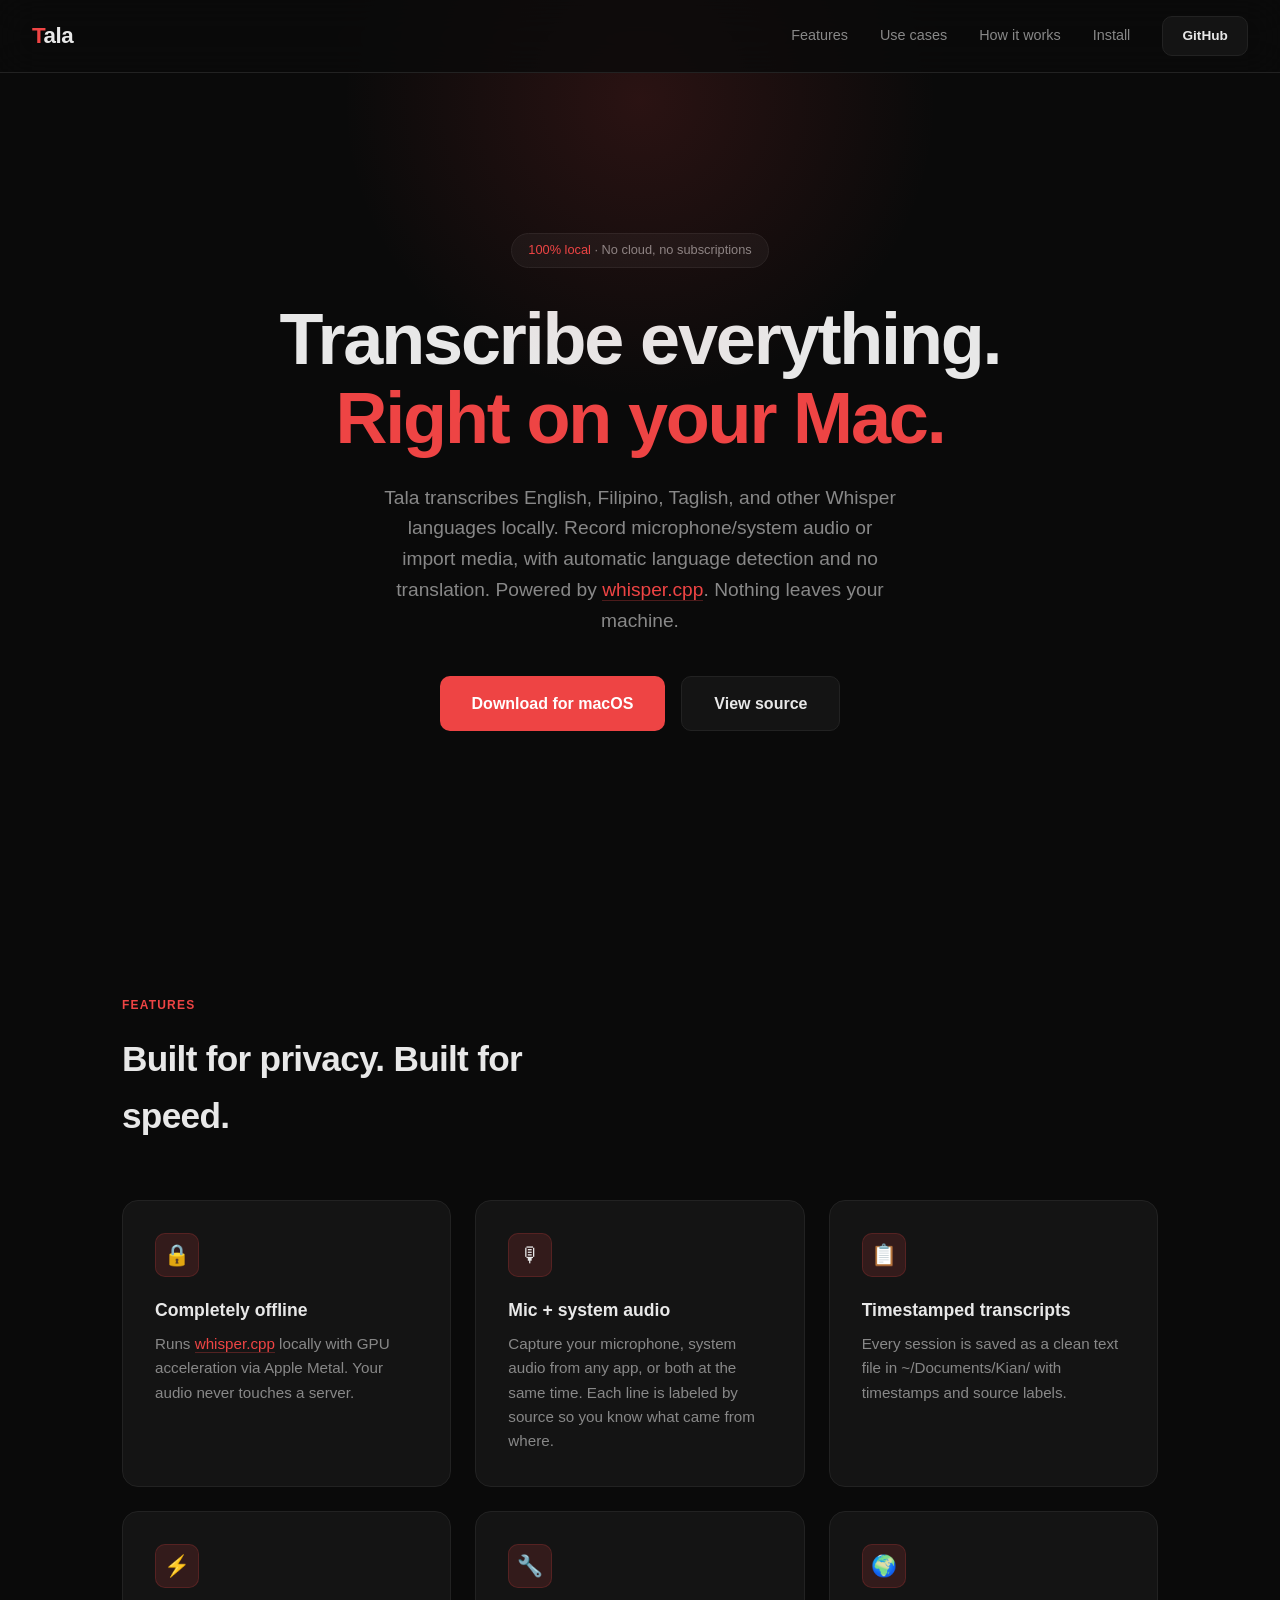
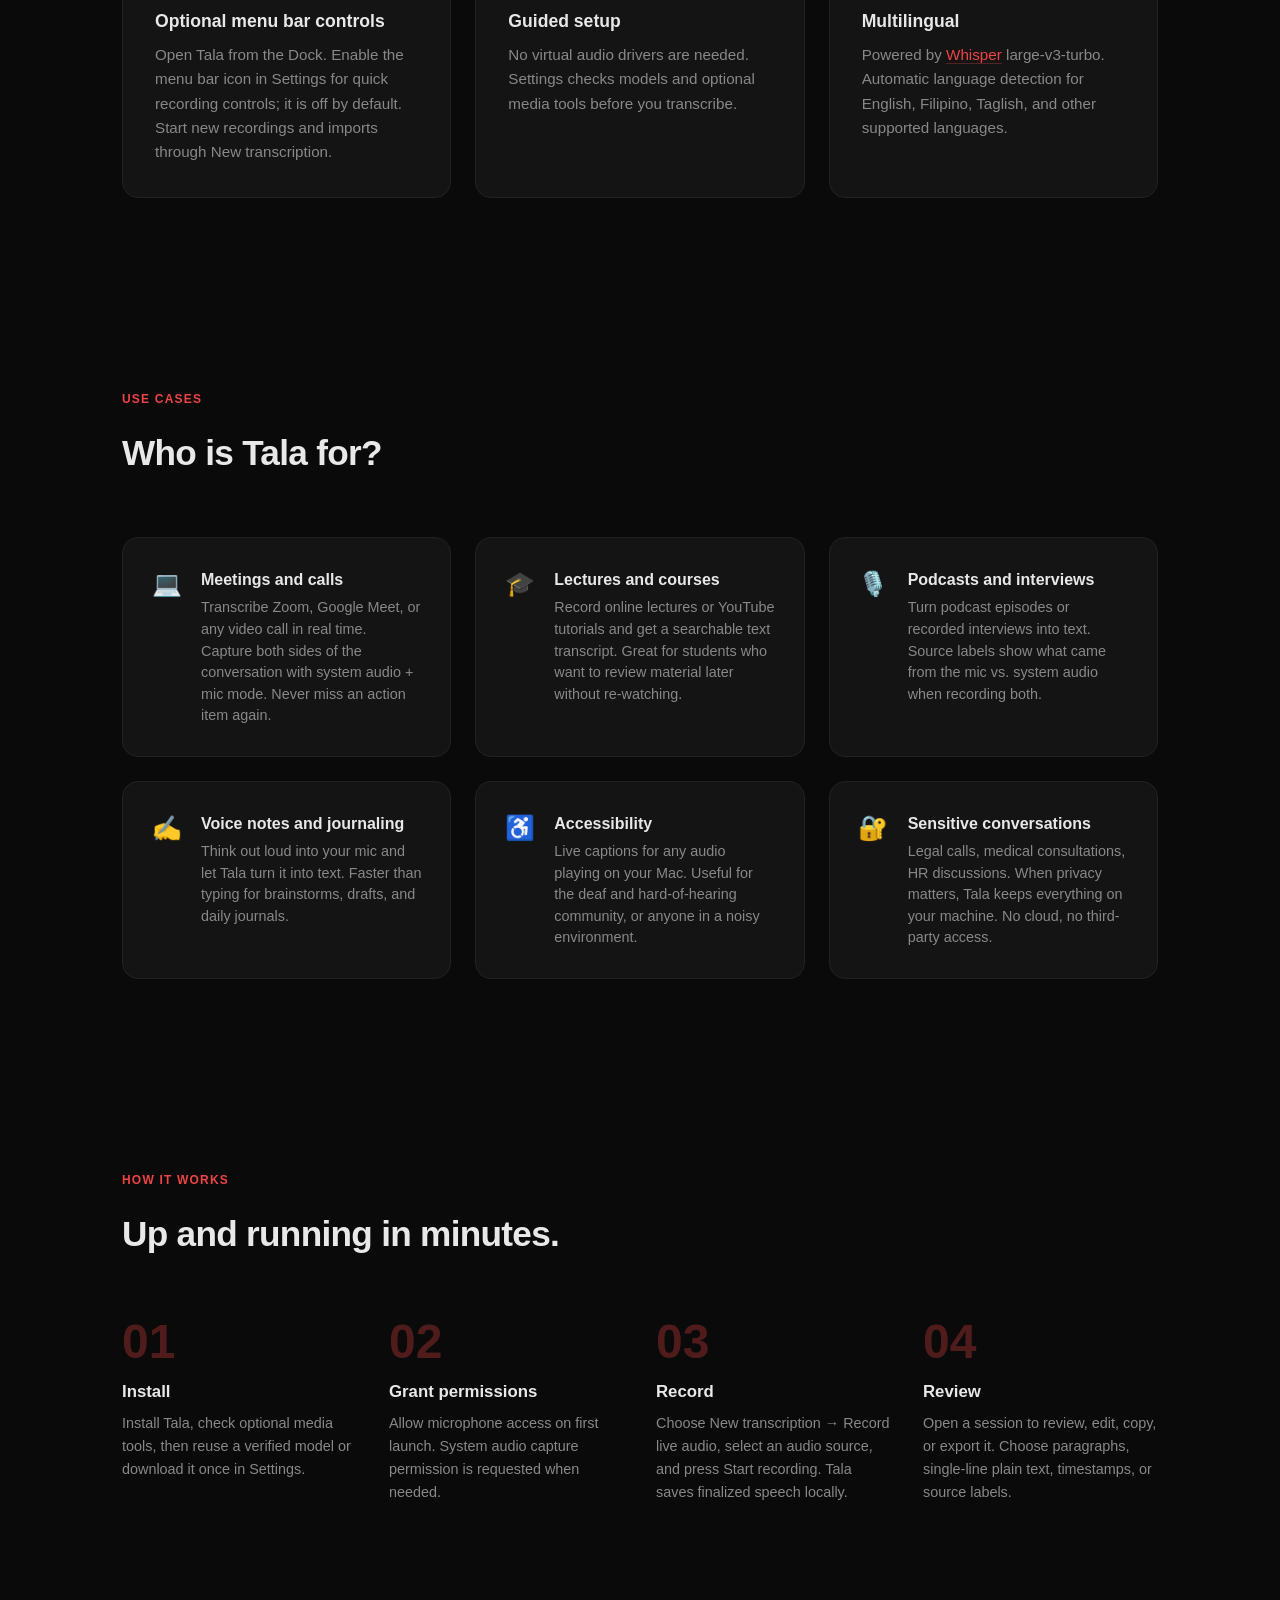
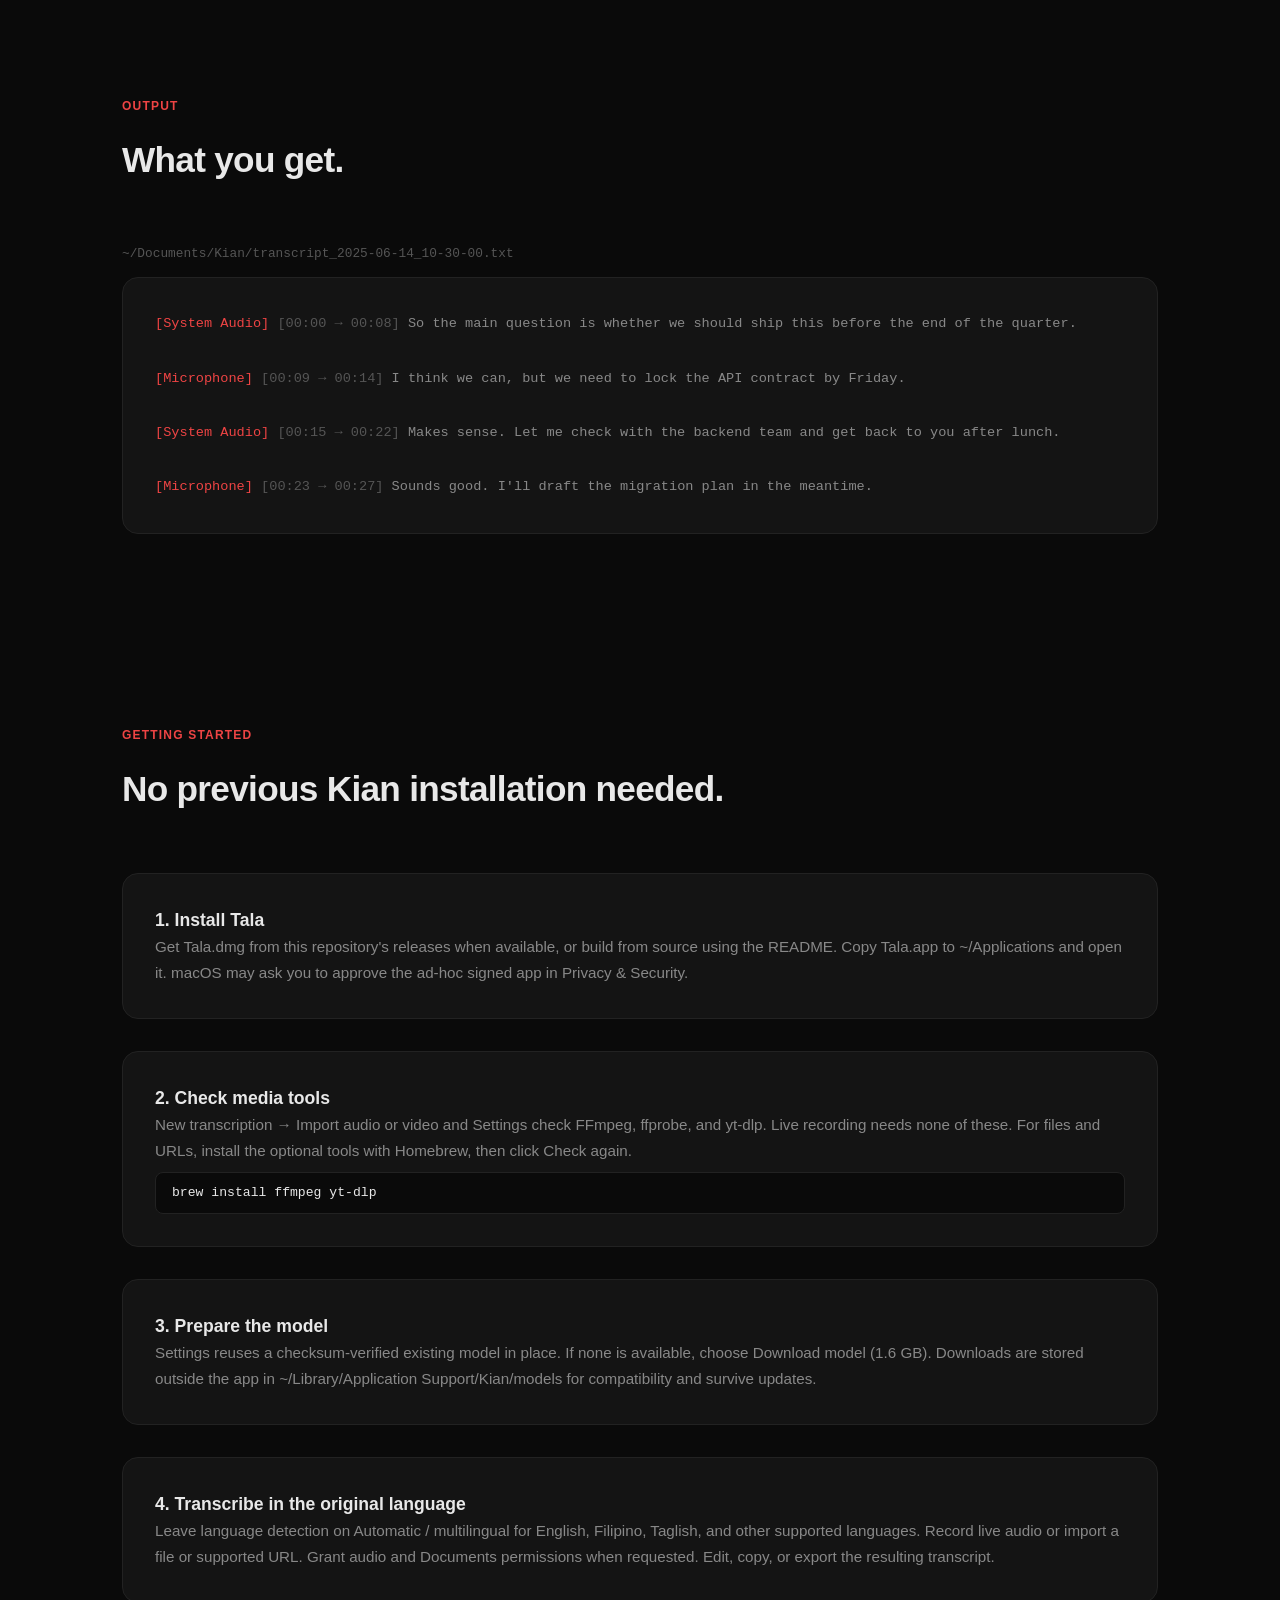
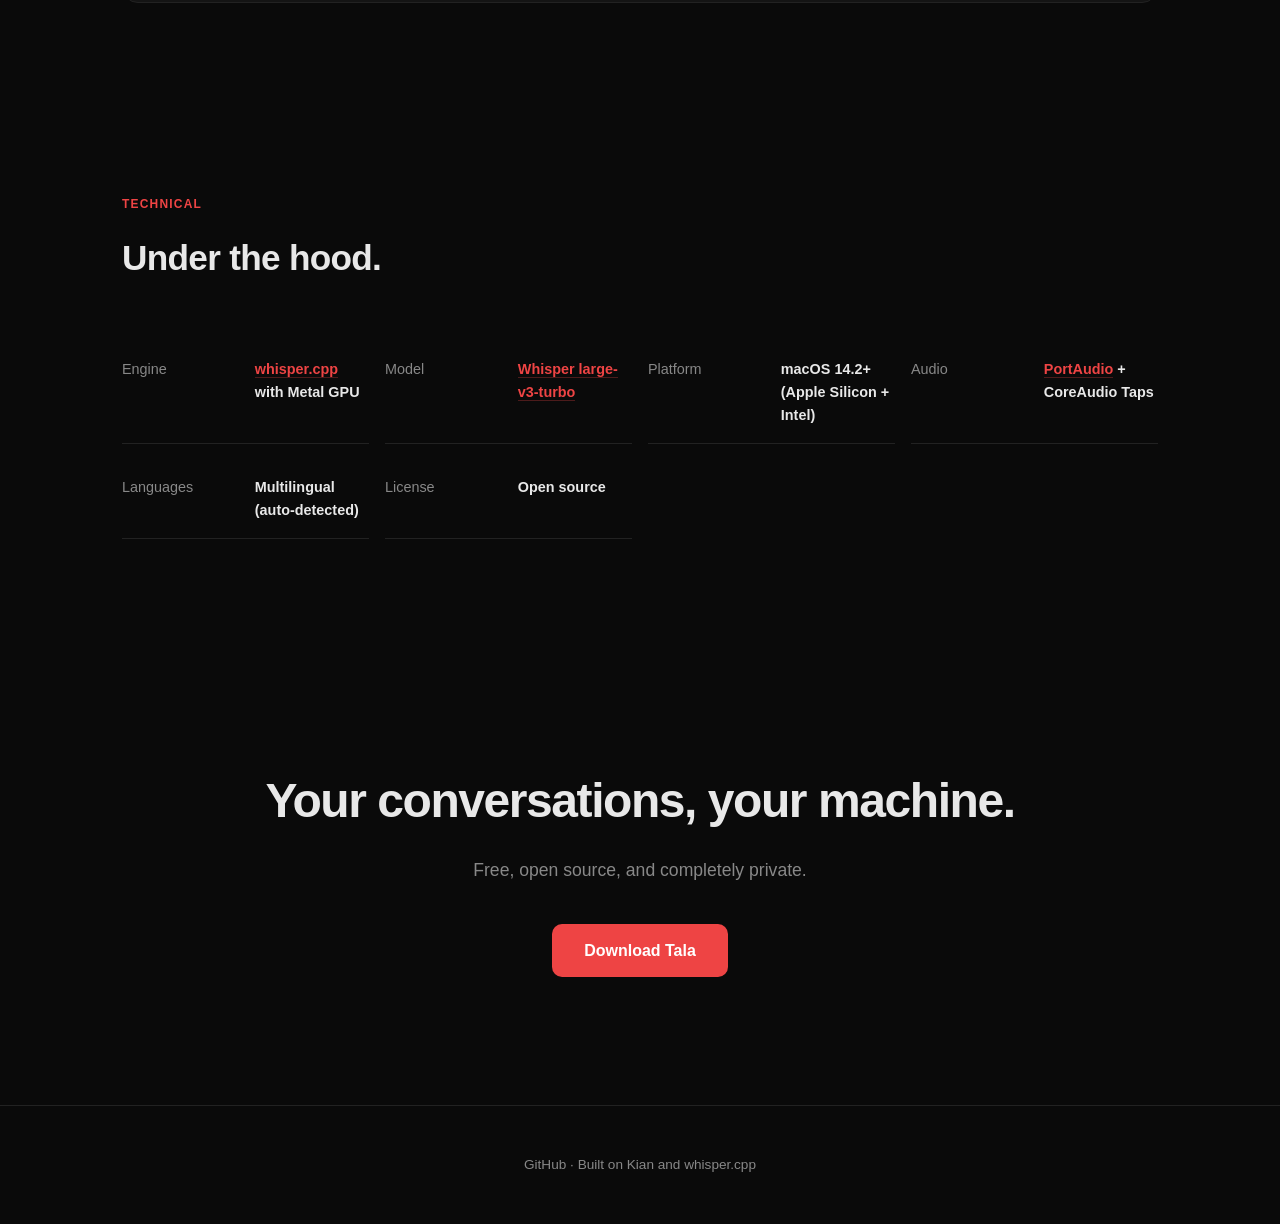
<file: docs/index.html>
<!DOCTYPE html>
<html lang="en">
<head>
  <meta charset="UTF-8">
  <meta name="viewport" content="width=device-width, initial-scale=1.0">
  <title>Tala — Local Audio Transcription for macOS</title>
  <style>
    :root {
      --bg: #0a0a0a;
      --surface: #141414;
      --border: #222;
      --text: #e8e8e8;
      --text-muted: #888;
      --accent: #e44;
      --accent-glow: rgba(228, 68, 68, 0.15);
    }

    * { margin: 0; padding: 0; box-sizing: border-box; }

    body {
      font-family: -apple-system, BlinkMacSystemFont, 'SF Pro Display', 'Segoe UI', sans-serif;
      background: var(--bg);
      color: var(--text);
      line-height: 1.6;
      -webkit-font-smoothing: antialiased;
    }

    /* Nav */
    nav {
      position: fixed;
      top: 0;
      width: 100%;
      padding: 1rem 2rem;
      display: flex;
      justify-content: space-between;
      align-items: center;
      backdrop-filter: blur(20px);
      background: rgba(10, 10, 10, 0.8);
      border-bottom: 1px solid var(--border);
      z-index: 100;
    }
    .logo {
      font-size: 1.4rem;
      font-weight: 700;
      letter-spacing: -0.02em;
    }
    .logo span { color: var(--accent); }
    nav a {
      color: var(--text-muted);
      text-decoration: none;
      font-size: 0.9rem;
      transition: color 0.2s;
    }
    nav a:hover { color: var(--text); }
    .nav-links { display: flex; gap: 2rem; align-items: center; }

    /* Hero */
    .hero {
      min-height: 100vh;
      display: flex;
      flex-direction: column;
      align-items: center;
      justify-content: center;
      text-align: center;
      padding: 8rem 2rem 4rem;
      position: relative;
      overflow: hidden;
    }
    .hero::before {
      content: '';
      position: absolute;
      top: -200px;
      width: 600px;
      height: 600px;
      background: radial-gradient(circle, var(--accent-glow) 0%, transparent 70%);
      border-radius: 50%;
      pointer-events: none;
    }
    .badge {
      display: inline-block;
      padding: 0.4rem 1rem;
      border: 1px solid var(--border);
      border-radius: 100px;
      font-size: 0.8rem;
      color: var(--text-muted);
      margin-bottom: 2rem;
      background: var(--surface);
    }
    .badge span { color: var(--accent); }
    h1 {
      font-size: clamp(2.5rem, 6vw, 4.5rem);
      font-weight: 800;
      letter-spacing: -0.03em;
      line-height: 1.1;
      max-width: 800px;
      margin-bottom: 1.5rem;
    }
    h1 em {
      font-style: normal;
      color: var(--accent);
    }
    .hero p {
      font-size: 1.2rem;
      color: var(--text-muted);
      max-width: 520px;
      margin-bottom: 2.5rem;
    }
    .cta-group { display: flex; gap: 1rem; flex-wrap: wrap; justify-content: center; }
    .btn {
      display: inline-flex;
      align-items: center;
      gap: 0.5rem;
      padding: 0.85rem 2rem;
      border-radius: 10px;
      font-size: 1rem;
      font-weight: 600;
      text-decoration: none;
      transition: all 0.2s;
      cursor: pointer;
      border: none;
    }
    .btn-primary {
      background: var(--accent);
      color: #fff;
    }
    .btn-primary:hover {
      background: #c33;
      transform: translateY(-1px);
      box-shadow: 0 8px 30px rgba(228, 68, 68, 0.3);
    }
    .btn-secondary {
      background: var(--surface);
      color: var(--text);
      border: 1px solid var(--border);
    }
    .btn-secondary:hover {
      border-color: #444;
      transform: translateY(-1px);
    }

    /* Features */
    .features {
      padding: 6rem 2rem;
      max-width: 1100px;
      margin: 0 auto;
    }
    .section-label {
      text-transform: uppercase;
      font-size: 0.75rem;
      font-weight: 600;
      letter-spacing: 0.1em;
      color: var(--accent);
      margin-bottom: 1rem;
    }
    .features h2 {
      font-size: 2.2rem;
      font-weight: 700;
      letter-spacing: -0.02em;
      margin-bottom: 3.5rem;
      max-width: 500px;
    }
    .feature-grid {
      display: grid;
      grid-template-columns: repeat(auto-fit, minmax(300px, 1fr));
      gap: 1.5rem;
    }
    .feature-card {
      background: var(--surface);
      border: 1px solid var(--border);
      border-radius: 16px;
      padding: 2rem;
      transition: border-color 0.2s;
    }
    .feature-card:hover { border-color: #333; }
    .feature-icon {
      width: 44px;
      height: 44px;
      border-radius: 10px;
      background: var(--accent-glow);
      border: 1px solid rgba(228, 68, 68, 0.2);
      display: flex;
      align-items: center;
      justify-content: center;
      font-size: 1.3rem;
      margin-bottom: 1.2rem;
    }
    .feature-card h3 {
      font-size: 1.1rem;
      font-weight: 600;
      margin-bottom: 0.5rem;
    }
    .feature-card p {
      color: var(--text-muted);
      font-size: 0.95rem;
      line-height: 1.6;
    }

    /* Use cases */
    .use-cases {
      padding: 6rem 2rem;
      max-width: 1100px;
      margin: 0 auto;
    }
    .use-cases h2 {
      font-size: 2.2rem;
      font-weight: 700;
      letter-spacing: -0.02em;
      margin-bottom: 3.5rem;
    }
    .use-case-grid {
      display: grid;
      grid-template-columns: repeat(auto-fit, minmax(320px, 1fr));
      gap: 1.5rem;
    }
    .use-case {
      display: flex;
      gap: 1.2rem;
      padding: 1.8rem;
      background: var(--surface);
      border: 1px solid var(--border);
      border-radius: 16px;
      transition: border-color 0.2s;
    }
    .use-case:hover { border-color: #333; }
    .use-case-icon {
      font-size: 1.5rem;
      flex-shrink: 0;
      line-height: 1.4;
    }
    .use-case h3 {
      font-size: 1rem;
      font-weight: 600;
      margin-bottom: 0.3rem;
    }
    .use-case p {
      color: var(--text-muted);
      font-size: 0.9rem;
      line-height: 1.5;
    }

    /* How it works */
    .how-it-works {
      padding: 6rem 2rem;
      max-width: 1100px;
      margin: 0 auto;
    }
    .how-it-works h2 {
      font-size: 2.2rem;
      font-weight: 700;
      letter-spacing: -0.02em;
      margin-bottom: 3.5rem;
    }
    .steps {
      display: grid;
      grid-template-columns: repeat(auto-fit, minmax(220px, 1fr));
      gap: 2rem;
    }
    .step {
      position: relative;
      padding-left: 0;
    }
    .step-number {
      font-size: 3rem;
      font-weight: 800;
      color: var(--accent);
      opacity: 0.3;
      line-height: 1;
      margin-bottom: 0.8rem;
    }
    .step h3 {
      font-size: 1.05rem;
      font-weight: 600;
      margin-bottom: 0.4rem;
    }
    .step p {
      color: var(--text-muted);
      font-size: 0.9rem;
    }

    /* Sample */
    .sample {
      padding: 6rem 2rem;
      max-width: 1100px;
      margin: 0 auto;
    }
    .sample h2 {
      font-size: 2.2rem;
      font-weight: 700;
      letter-spacing: -0.02em;
      margin-bottom: 3.5rem;
    }
    .sample-output {
      background: var(--surface);
      border: 1px solid var(--border);
      border-radius: 16px;
      padding: 2rem;
      font-family: 'SF Mono', 'Menlo', monospace;
      font-size: 0.85rem;
      line-height: 2;
      color: var(--text-muted);
      overflow-x: auto;
    }
    .sample-output .src { color: var(--accent); }
    .sample-output .ts { color: #555; }
    .sample-filename {
      font-family: 'SF Mono', 'Menlo', monospace;
      font-size: 0.8rem;
      color: #555;
      margin-bottom: 0.8rem;
    }

    /* Installation */
    .installation {
      padding: 6rem 2rem;
      max-width: 1100px;
      margin: 0 auto;
    }
    .installation h2 {
      font-size: 2.2rem;
      font-weight: 700;
      letter-spacing: -0.02em;
      margin-bottom: 3.5rem;
    }
    .install-steps {
      display: flex;
      flex-direction: column;
      gap: 2rem;
    }
    .install-step {
      background: var(--surface);
      border: 1px solid var(--border);
      border-radius: 16px;
      padding: 2rem;
      transition: border-color 0.2s;
    }
    .install-step:hover { border-color: #333; }
    .install-step-header {
      display: flex;
      align-items: center;
      gap: 1rem;
      margin-bottom: 1rem;
    }
    .install-step-num {
      width: 32px;
      height: 32px;
      border-radius: 8px;
      background: var(--accent-glow);
      border: 1px solid rgba(228, 68, 68, 0.2);
      display: flex;
      align-items: center;
      justify-content: center;
      font-size: 0.85rem;
      font-weight: 700;
      color: var(--accent);
      flex-shrink: 0;
    }
    .install-step h3 {
      font-size: 1.1rem;
      font-weight: 600;
    }
    .install-step p {
      color: var(--text-muted);
      font-size: 0.95rem;
      line-height: 1.7;
      margin-bottom: 0.5rem;
    }
    .install-step p:last-child { margin-bottom: 0; }
    .install-note {
      margin-top: 1.2rem;
      padding: 1rem 1.2rem;
      background: rgba(228, 68, 68, 0.06);
      border: 1px solid rgba(228, 68, 68, 0.15);
      border-radius: 10px;
      font-size: 0.9rem;
      color: var(--text-muted);
      line-height: 1.6;
    }
    .install-note strong { color: var(--text); }
    .install-options {
      margin-top: 1rem;
      display: flex;
      flex-direction: column;
      gap: 0.8rem;
    }
    .install-option {
      padding: 1rem 1.2rem;
      background: rgba(255,255,255,0.02);
      border: 1px solid var(--border);
      border-radius: 10px;
    }
    .install-option h4 {
      font-size: 0.95rem;
      font-weight: 600;
      margin-bottom: 0.4rem;
    }
    .install-option p {
      font-size: 0.9rem;
      margin-bottom: 0;
    }
    .install-code {
      margin-top: 0.5rem;
      padding: 0.6rem 1rem;
      background: var(--bg);
      border: 1px solid var(--border);
      border-radius: 8px;
      font-family: 'SF Mono', 'Menlo', monospace;
      font-size: 0.82rem;
      color: var(--text);
      overflow-x: auto;
    }

    /* Specs */
    .specs {
      padding: 6rem 2rem;
      max-width: 1100px;
      margin: 0 auto;
    }
    .specs h2 {
      font-size: 2.2rem;
      font-weight: 700;
      letter-spacing: -0.02em;
      margin-bottom: 3.5rem;
    }
    .spec-list {
      display: grid;
      grid-template-columns: repeat(auto-fit, minmax(240px, 1fr));
      gap: 1rem;
    }
    .spec-item {
      display: flex;
      align-items: baseline;
      gap: 0.8rem;
      padding: 1rem 0;
      border-bottom: 1px solid var(--border);
    }
    .spec-item .label {
      color: var(--text-muted);
      font-size: 0.9rem;
      min-width: 120px;
    }
    .spec-item .value {
      font-weight: 600;
      font-size: 0.9rem;
    }

    /* CTA */
    .final-cta {
      padding: 8rem 2rem;
      text-align: center;
    }
    .final-cta h2 {
      font-size: clamp(2rem, 4vw, 3rem);
      font-weight: 800;
      letter-spacing: -0.03em;
      margin-bottom: 1rem;
    }
    .final-cta p {
      color: var(--text-muted);
      font-size: 1.1rem;
      margin-bottom: 2.5rem;
    }

    /* Footer */
    footer {
      padding: 3rem 2rem;
      border-top: 1px solid var(--border);
      text-align: center;
      color: var(--text-muted);
      font-size: 0.85rem;
    }
    footer a {
      color: var(--text-muted);
      text-decoration: none;
    }
    footer a:hover { color: var(--text); }

    .feature-card a, .use-case a, .spec-item a, .hero a.inline-link {
      color: var(--accent);
      text-decoration: none;
      border-bottom: 1px solid rgba(228, 68, 68, 0.3);
      transition: border-color 0.2s;
    }
    .feature-card a:hover, .use-case a:hover, .spec-item a:hover, .hero a.inline-link:hover {
      border-color: var(--accent);
    }

    @media (max-width: 600px) {
      nav { padding: 1rem; }
      .nav-links { gap: 1rem; }
      .features, .how-it-works, .specs { padding: 4rem 1.5rem; }
      .hero { padding: 7rem 1.5rem 3rem; }
    }
  </style>
</head>
<body>

<nav>
  <div class="logo"><span>T</span>ala</div>
  <div class="nav-links">
    <a href="#features">Features</a>
    <a href="#use-cases">Use cases</a>
    <a href="#how-it-works">How it works</a>
    <a href="#installation">Install</a>
    <a href="https://github.com/Ajtn05/Kian-Studio" class="btn btn-secondary" style="padding: 0.5rem 1.2rem; font-size: 0.85rem;">GitHub</a>
  </div>
</nav>

<section class="hero">
  <div class="badge"><span>100% local</span> &middot; No cloud, no subscriptions</div>
  <h1>Transcribe everything.<br><em>Right on your Mac.</em></h1>
  <p>Tala transcribes English, Filipino, Taglish, and other Whisper languages locally. Record microphone/system audio or import media, with automatic language detection and no translation. Powered by <a href="https://github.com/ggerganov/whisper.cpp" class="inline-link">whisper.cpp</a>. Nothing leaves your machine.</p>
  <div class="cta-group">
    <a href="https://github.com/Ajtn05/Kian-Studio/releases" class="btn btn-primary">Download for macOS</a>
    <a href="https://github.com/Ajtn05/Kian-Studio" class="btn btn-secondary">View source</a>
  </div>
</section>

<section class="features" id="features">
  <div class="section-label">Features</div>
  <h2>Built for privacy. Built for speed.</h2>
  <div class="feature-grid">

    <div class="feature-card">
      <div class="feature-icon">🔒</div>
      <h3>Completely offline</h3>
      <p>Runs <a href="https://github.com/ggerganov/whisper.cpp">whisper.cpp</a> locally with GPU acceleration via Apple Metal. Your audio never touches a server.</p>
    </div>

    <div class="feature-card">
      <div class="feature-icon">🎙</div>
      <h3>Mic + system audio</h3>
      <p>Capture your microphone, system audio from any app, or both at the same time. Each line is labeled by source so you know what came from where.</p>
    </div>

    <div class="feature-card">
      <div class="feature-icon">📋</div>
      <h3>Timestamped transcripts</h3>
      <p>Every session is saved as a clean text file in ~/Documents/Kian/ with timestamps and source labels.</p>
    </div>

    <div class="feature-card">
      <div class="feature-icon">⚡</div>
      <h3>Optional menu bar controls</h3>
      <p>Open Tala from the Dock. Enable the menu bar icon in Settings for quick recording controls; it is off by default. Start new recordings and imports through New transcription.</p>
    </div>

    <div class="feature-card">
      <div class="feature-icon">🔧</div>
      <h3>Guided setup</h3>
      <p>No virtual audio drivers are needed. Settings checks models and optional media tools before you transcribe.</p>
    </div>

    <div class="feature-card">
      <div class="feature-icon">🌍</div>
      <h3>Multilingual</h3>
      <p>Powered by <a href="https://github.com/openai/whisper">Whisper</a> large-v3-turbo. Automatic language detection for English, Filipino, Taglish, and other supported languages.</p>
    </div>

  </div>
</section>

<section class="use-cases" id="use-cases">
  <div class="section-label">Use cases</div>
  <h2>Who is Tala for?</h2>
  <div class="use-case-grid">

    <div class="use-case">
      <div class="use-case-icon">💻</div>
      <div>
        <h3>Meetings and calls</h3>
        <p>Transcribe Zoom, Google Meet, or any video call in real time. Capture both sides of the conversation with system audio + mic mode. Never miss an action item again.</p>
      </div>
    </div>

    <div class="use-case">
      <div class="use-case-icon">🎓</div>
      <div>
        <h3>Lectures and courses</h3>
        <p>Record online lectures or YouTube tutorials and get a searchable text transcript. Great for students who want to review material later without re-watching.</p>
      </div>
    </div>

    <div class="use-case">
      <div class="use-case-icon">🎙️</div>
      <div>
        <h3>Podcasts and interviews</h3>
        <p>Turn podcast episodes or recorded interviews into text. Source labels show what came from the mic vs. system audio when recording both.</p>
      </div>
    </div>

    <div class="use-case">
      <div class="use-case-icon">✍️</div>
      <div>
        <h3>Voice notes and journaling</h3>
        <p>Think out loud into your mic and let Tala turn it into text. Faster than typing for brainstorms, drafts, and daily journals.</p>
      </div>
    </div>

    <div class="use-case">
      <div class="use-case-icon">♿</div>
      <div>
        <h3>Accessibility</h3>
        <p>Live captions for any audio playing on your Mac. Useful for the deaf and hard-of-hearing community, or anyone in a noisy environment.</p>
      </div>
    </div>

    <div class="use-case">
      <div class="use-case-icon">🔐</div>
      <div>
        <h3>Sensitive conversations</h3>
        <p>Legal calls, medical consultations, HR discussions. When privacy matters, Tala keeps everything on your machine. No cloud, no third-party access.</p>
      </div>
    </div>

  </div>
</section>

<section class="how-it-works" id="how-it-works">
  <div class="section-label">How it works</div>
  <h2>Up and running in minutes.</h2>
  <div class="steps">
    <div class="step">
      <div class="step-number">01</div>
      <h3>Install</h3>
      <p>Install Tala, check optional media tools, then reuse a verified model or download it once in Settings.</p>
    </div>
    <div class="step">
      <div class="step-number">02</div>
      <h3>Grant permissions</h3>
      <p>Allow microphone access on first launch. System audio capture permission is requested when needed.</p>
    </div>
    <div class="step">
      <div class="step-number">03</div>
      <h3>Record</h3>
      <p>Choose New transcription → Record live audio, select an audio source, and press Start recording. Tala saves finalized speech locally.</p>
    </div>
    <div class="step">
      <div class="step-number">04</div>
      <h3>Review</h3>
      <p>Open a session to review, edit, copy, or export it. Choose paragraphs, single-line plain text, timestamps, or source labels.</p>
    </div>
  </div>
</section>

<section class="sample" id="sample">
  <div class="section-label">Output</div>
  <h2>What you get.</h2>
  <div class="sample-filename">~/Documents/Kian/transcript_2025-06-14_10-30-00.txt</div>
  <div class="sample-output">
    <span class="src">[System Audio]</span> <span class="ts">[00:00 → 00:08]</span> So the main question is whether we should ship this before the end of the quarter.<br><br>
    <span class="src">[Microphone]</span> <span class="ts">[00:09 → 00:14]</span> I think we can, but we need to lock the API contract by Friday.<br><br>
    <span class="src">[System Audio]</span> <span class="ts">[00:15 → 00:22]</span> Makes sense. Let me check with the backend team and get back to you after lunch.<br><br>
    <span class="src">[Microphone]</span> <span class="ts">[00:23 → 00:27]</span> Sounds good. I'll draft the migration plan in the meantime.
  </div>
</section>

<section class="installation" id="installation">
  <div class="section-label">Getting started</div>
  <h2>No previous Kian installation needed.</h2>
  <div class="install-steps">
    <div class="install-step"><h3>1. Install Tala</h3><p>Get Tala.dmg from this repository's releases when available, or build from source using the README. Copy Tala.app to ~/Applications and open it. macOS may ask you to approve the ad-hoc signed app in Privacy &amp; Security.</p></div>
    <div class="install-step"><h3>2. Check media tools</h3><p>New transcription → Import audio or video and Settings check FFmpeg, ffprobe, and yt-dlp. Live recording needs none of these. For files and URLs, install the optional tools with Homebrew, then click Check again.</p><div class="install-code">brew install ffmpeg yt-dlp</div></div>
    <div class="install-step"><h3>3. Prepare the model</h3><p>Settings reuses a checksum-verified existing model in place. If none is available, choose Download model (1.6 GB). Downloads are stored outside the app in ~/Library/Application Support/Kian/models for compatibility and survive updates.</p></div>
    <div class="install-step"><h3>4. Transcribe in the original language</h3><p>Leave language detection on Automatic / multilingual for English, Filipino, Taglish, and other supported languages. Record live audio or import a file or supported URL. Grant audio and Documents permissions when requested. Edit, copy, or export the resulting transcript.</p></div>
  </div>
</section>

<section class="specs">
  <div class="section-label">Technical</div>
  <h2>Under the hood.</h2>
  <div class="spec-list">
    <div class="spec-item">
      <span class="label">Engine</span>
      <span class="value"><a href="https://github.com/ggerganov/whisper.cpp">whisper.cpp</a> with Metal GPU</span>
    </div>
    <div class="spec-item">
      <span class="label">Model</span>
      <span class="value"><a href="https://huggingface.co/Systran/faster-whisper-large-v3">Whisper large-v3-turbo</a></span>
    </div>
    <div class="spec-item">
      <span class="label">Platform</span>
      <span class="value">macOS 14.2+ (Apple Silicon + Intel)</span>
    </div>
    <div class="spec-item">
      <span class="label">Audio</span>
      <span class="value"><a href="http://www.portaudio.com/">PortAudio</a> + CoreAudio Taps</span>
    </div>
    <div class="spec-item">
      <span class="label">Languages</span>
      <span class="value">Multilingual (auto-detected)</span>
    </div>
    <div class="spec-item">
      <span class="label">License</span>
      <span class="value">Open source</span>
    </div>
  </div>
</section>

<section class="final-cta">
  <h2>Your conversations, your machine.</h2>
  <p>Free, open source, and completely private.</p>
  <div class="cta-group">
    <a href="https://github.com/Ajtn05/Kian-Studio/releases" class="btn btn-primary">Download Tala</a>
  </div>
</section>

<footer>
  <p><a href="https://github.com/Ajtn05/Kian-Studio">GitHub</a> · Built on <a href="https://github.com/viktorminko/kian">Kian</a> and whisper.cpp</p>
</footer>

</body>
</html>
</file>
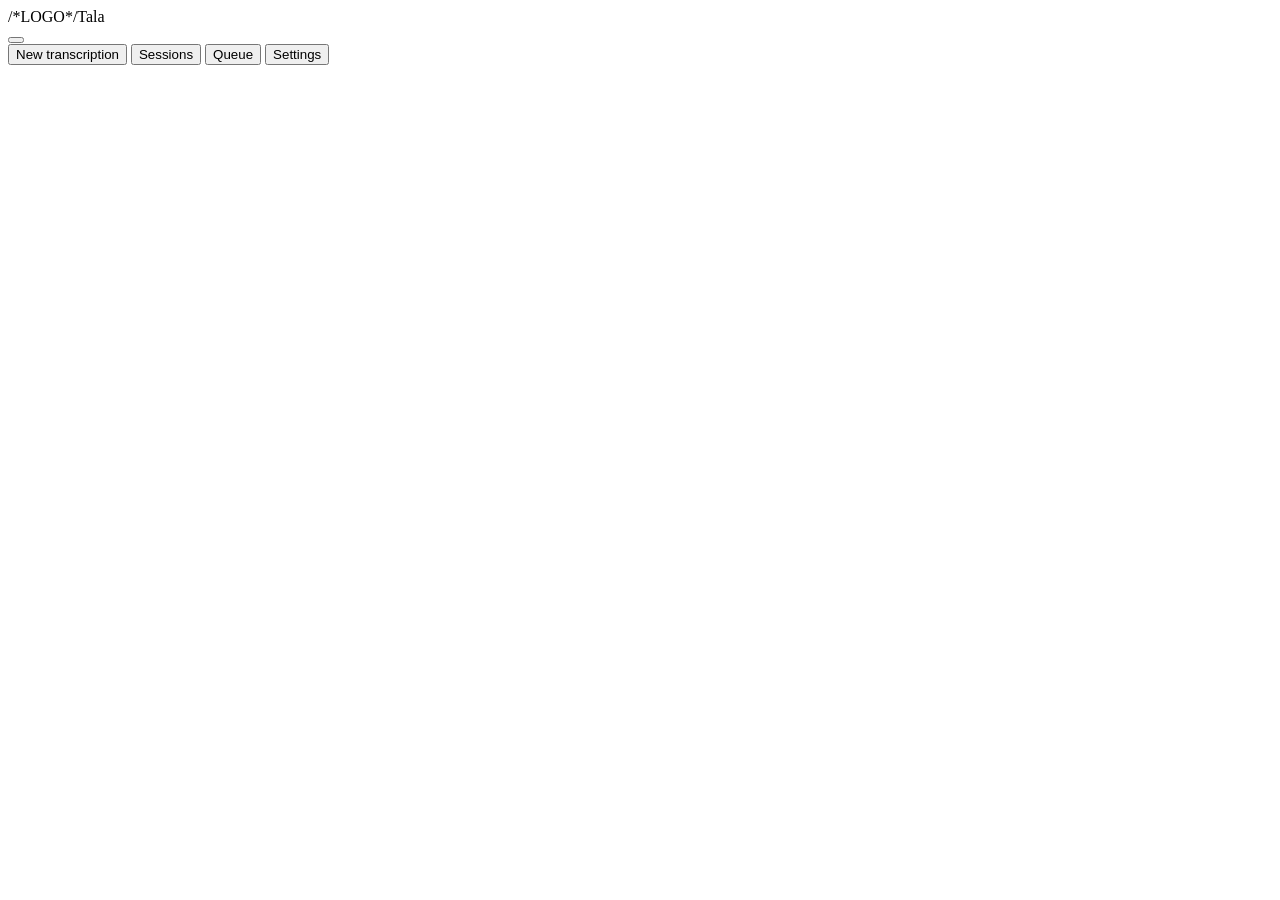
<file: internal/dashboard/assets/index.html>
<!doctype html>
<html lang="en">
  <head>
    <meta charset="utf-8" />
    <meta name="viewport" content="width=device-width,initial-scale=1" />
    <meta
      http-equiv="Content-Security-Policy"
      content="default-src 'none'; script-src 'unsafe-inline'; style-src 'unsafe-inline'; img-src data:; font-src data:; connect-src 'none'"
    />
    <title>Tala</title>
    <style>
      /*STYLE*/
    </style>
  </head>
  <body>
    <div id="app">
      <main>
        <header class="app-header">
          <div class="brand"><span class="mark">/*LOGO*/</span>Tala</div>
          <div class="header-actions">
            <button
              id="pin"
              class="pin-button"
              title="Always on top"
              aria-label="Always on top"
              aria-pressed="false"
            >
              <span class="nav-icon" data-icon="pin" aria-hidden="true"></span>
            </button>
          </div>
        </header>
        <div class="workspace-bar">
          <nav aria-label="Workspace">
            <button data-nav="new" title="New transcription (⌘N)">
              <span class="nav-icon" data-icon="plus" aria-hidden="true"></span>New transcription
            </button>
            <button data-nav="history">
              <span class="nav-icon" data-icon="file" aria-hidden="true"></span>Sessions
            </button>
            <button data-nav="queue">
              <span class="nav-icon" data-icon="queue" aria-hidden="true"></span>Queue<span id="queue-count" class="count"></span>
            </button>
            <button data-nav="settings">
              <span class="nav-icon" data-icon="settings" aria-hidden="true"></span>Settings
            </button>
          </nav>
          <button id="active-recording" hidden><span class="dot"></span>Recording<span class="recording-link"> · View transcript</span></button>
          <span id="activity" role="status"></span>
        </div>
        <div id="content" tabindex="-1"></div>
        <div
          id="session-tools"
          role="toolbar"
          aria-label="Transcript export"
          hidden
        ></div>
      </main>
    </div>
    <div id="toast" role="status" aria-live="polite"></div>
    <div id="error" role="alert" hidden>
      <span></span><button aria-label="Dismiss error">×</button>
    </div>
    <script>
      window.onerror = function (message, source, line, col) {
        document.getElementById("error").hidden = false;
        document.querySelector("#error span").textContent =
          String(message) + " at " + line + ":" + col;
      };
    </script>
    <script>
      /*SCRIPT*/
    </script>
  </body>
</html>
</file>
